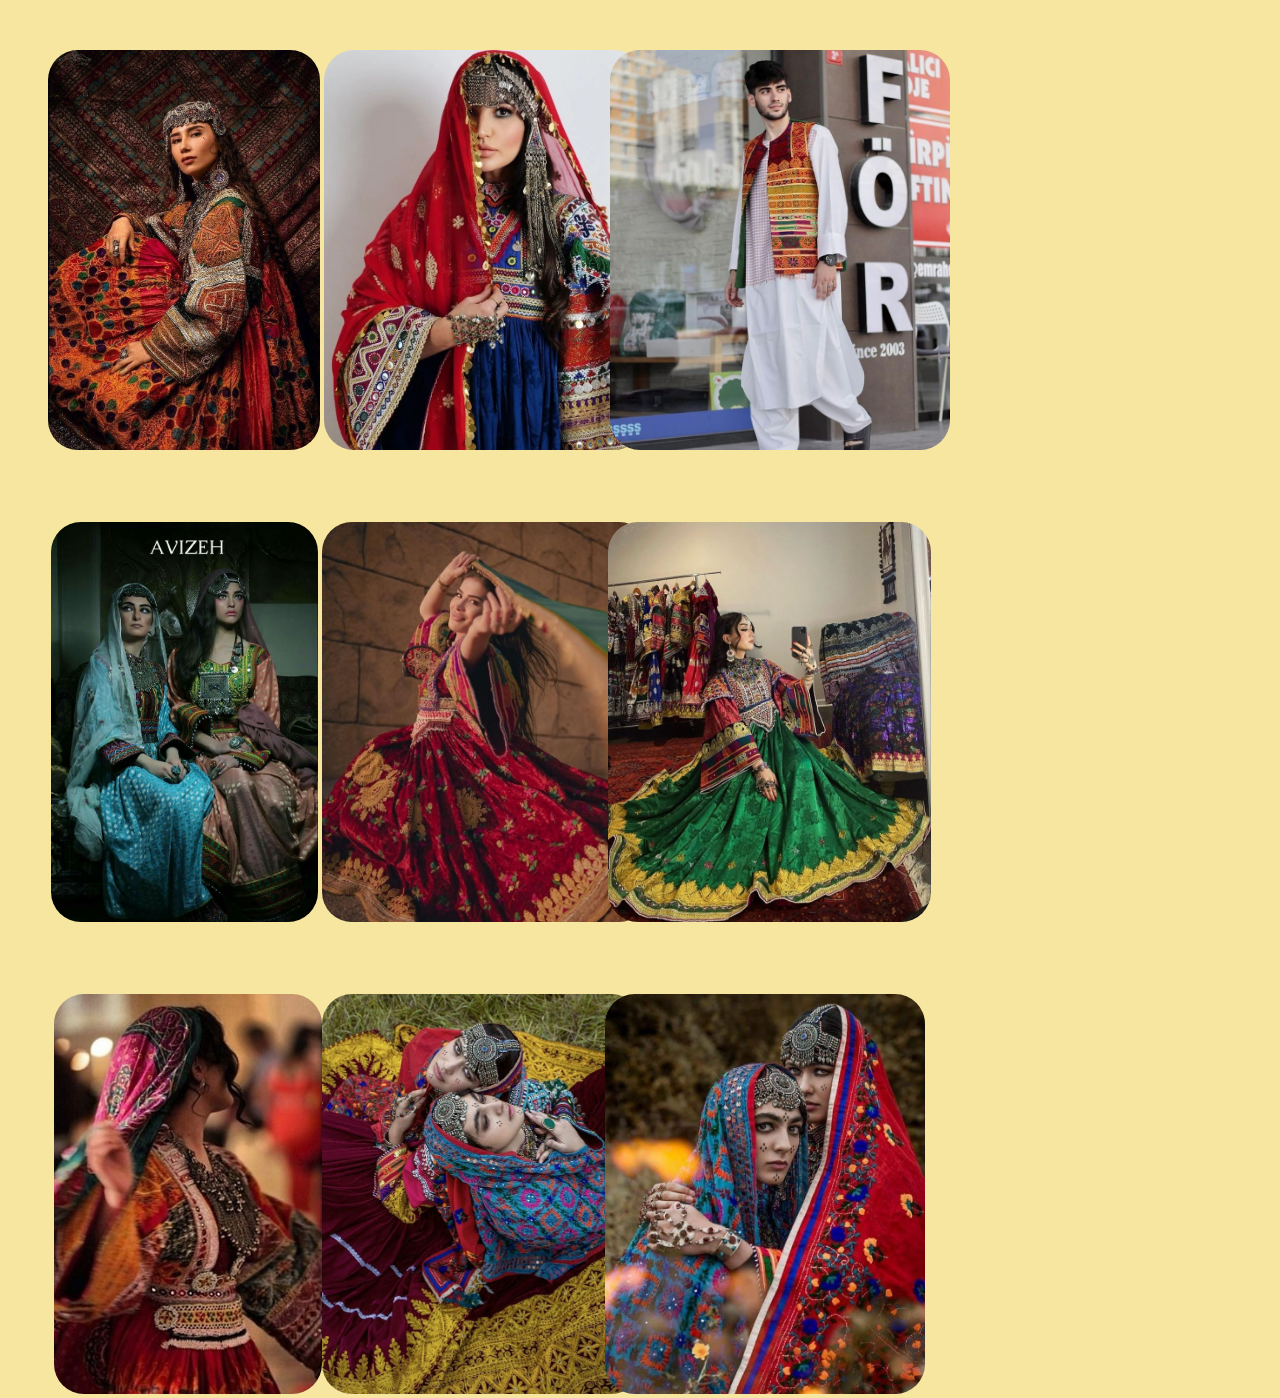
<file: index1.html>
<!DOCTYPE html>
<html lang="en">
<head>
    <meta charset="UTF-8">
    <meta name="viewport" content="width=device-width, initial-scale=1.0">
    <title>Document</title>
    <link rel="stylesheet" href="css12.css">
</head>
<body class="m2">
    <div class="m1">
        <img style="border-radius: 30px;" src="pic/1.jpg"  width="350px" height="400px">
    </div>

    <div class="m1">
        <img style="border-radius: 30px;" src="pic/2.jpg"  width="350px" height="400px">
    </div>
    <div class="m1">
        <img style="border-radius: 30px;" src="pic/30.jpg"  width="350px" height="400px">
    </div><br><br>
    <div class="m1">
        <img style="border-radius: 30px;" src="pic/4.jpg"  width="350px" height="400px">
    </div>
    <div class="m1">
        <img style="border-radius: 30px;" src="pic/5.jpg"  width="350px" height="400px">
    </div>
    <div class="m1">
        <img style="border-radius: 30px;" src="pic/6.jpg"  width="350px" height="400px">
    </div><br><br>
    <div class="m1">
        <img style="border-radius: 30px;" src="pic/7.jpg"  width="350px" height="400px">
    </div><div class="m1">
        <img style="border-radius: 30px;" src="pic/8.jpg"  width="350px" height="400px">
    </div><div class="m1">
        <img style="border-radius: 30px;" src="pic/9.jpg"  width="350px" height="400px">
    </div>
</body>
</html>
</file>
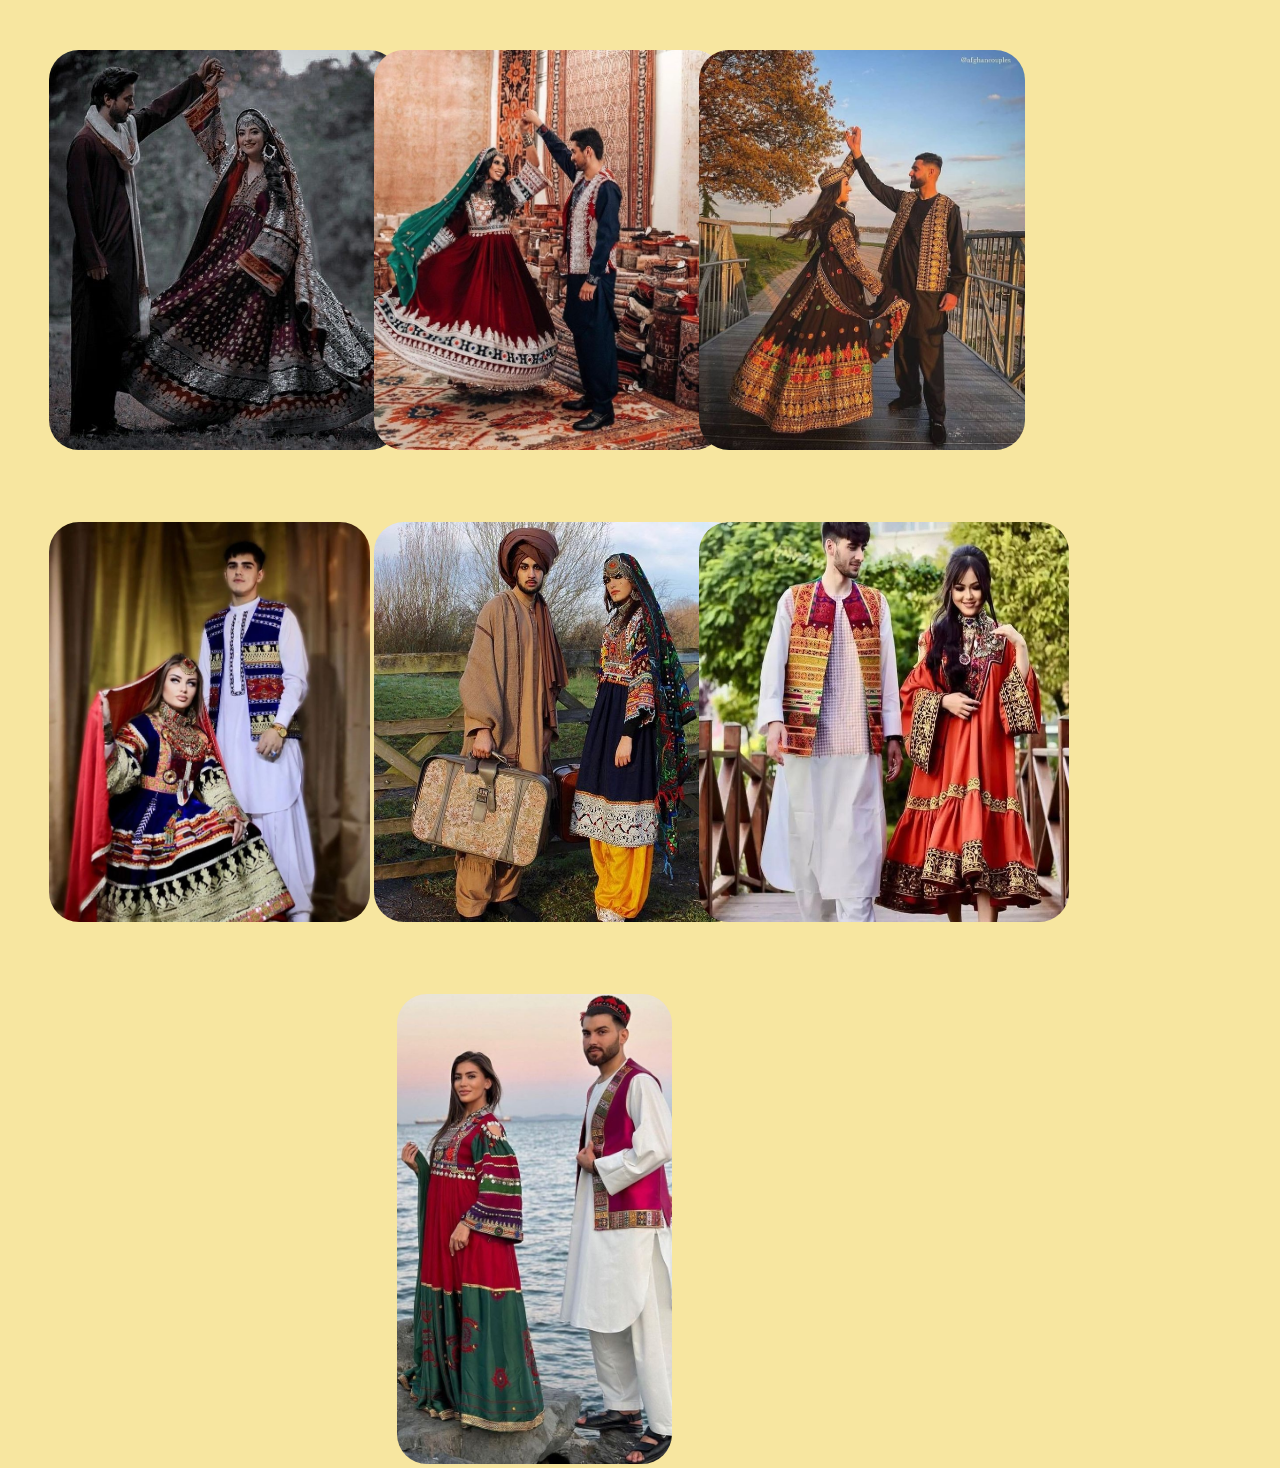
<file: index2.html>
<!DOCTYPE html>
<html lang="en">
<head>
    <meta charset="UTF-8">
    <meta name="viewport" content="width=device-width, initial-scale=1.0">
    <title>Document</title>
    <link rel="stylesheet" href="css12.css">
</head>
<body class="c2">
    <div class="c1">
        <img style="border-radius: 30px;" src="pic/11.jpg"  width="350px" height="400px">
    </div>
    <div class="c1">
        <img style="border-radius: 30px;" src="pic/12 (2).jpg"  width="350px" height="400px">
    </div>
    <div class="c1">
        <img style="border-radius: 30px;" src="pic/13.jpg"  width="350px" height="400px">
    </div><br><br>
    <div class="c1">
        <img style="border-radius: 30px;" src="pic/14.jpg"  width="350px" height="400px">
    </div>
    <div class="c1">
        <img style="border-radius: 30px;" src="pic/16.jpg"  width="370px" height="400px">
    </div>
    <div class="c1">
        <img style="border-radius: 30px;" src="pic/17.jpg"  width="370px" height="400px">
    </div><br><br>
    <div class="c1">
        <img style="border-radius: 30px;" src="pic/18.jpg"  width="350px" height="470px">
    </div>
    
</body>
</html>
</file>
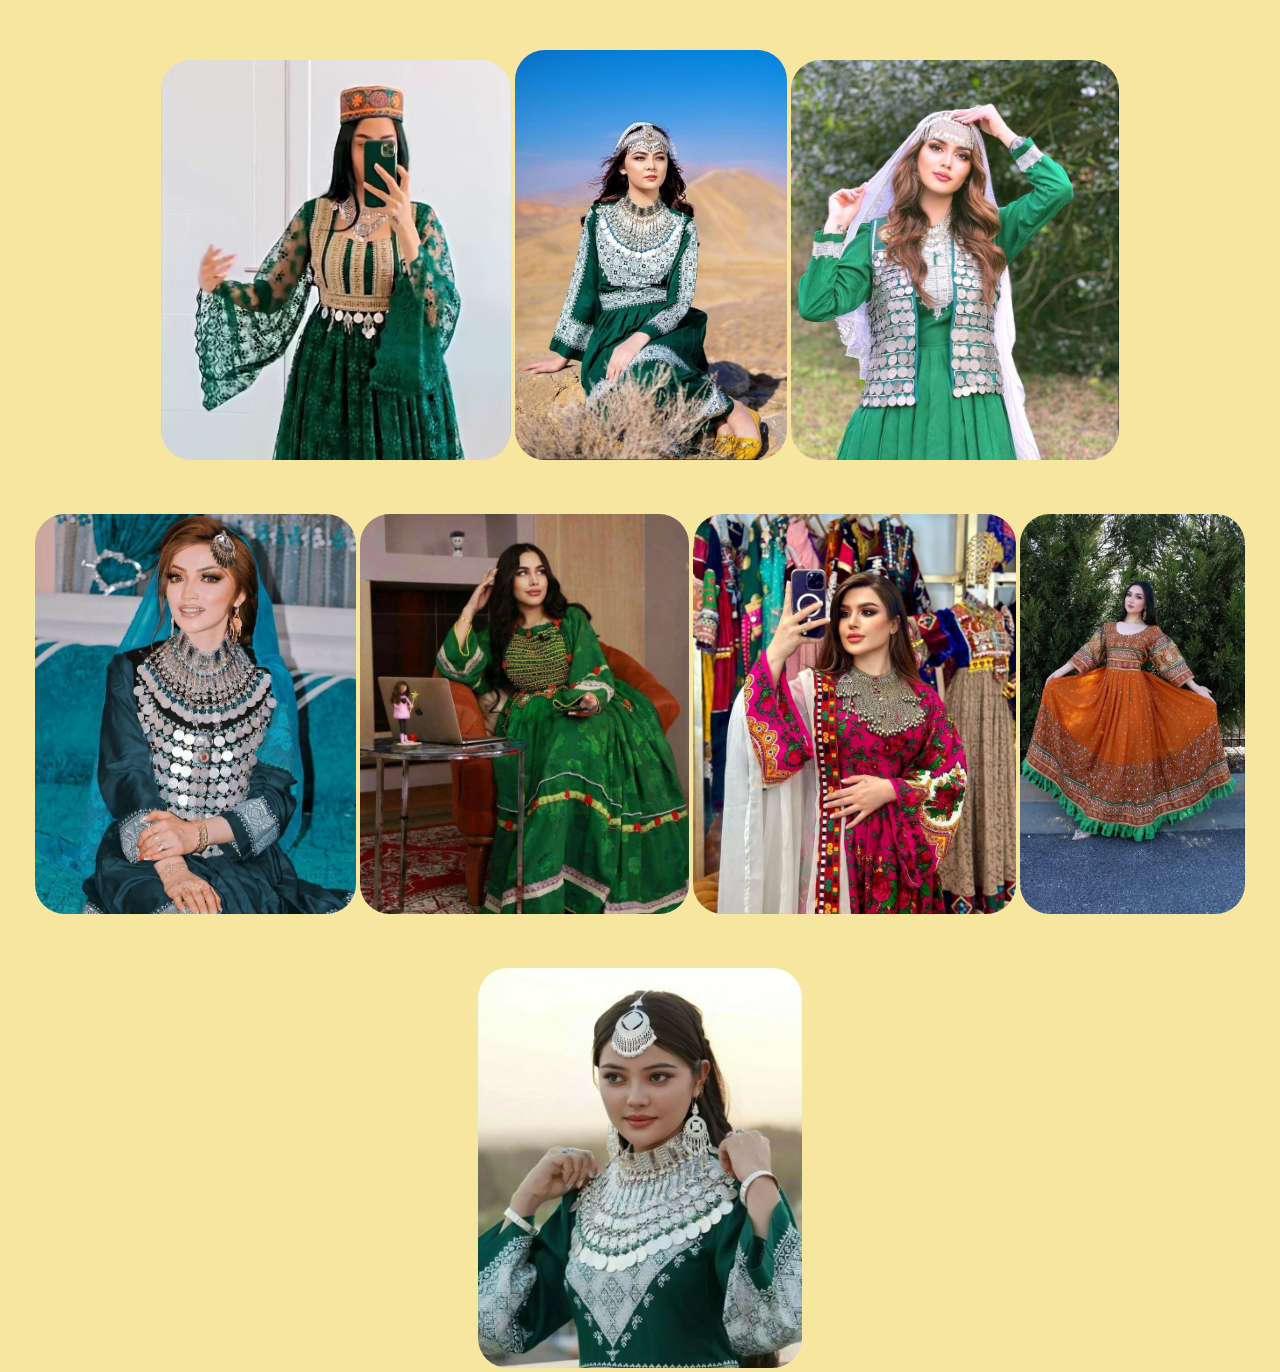
<file: index3 .html>
<!DOCTYPE html>
<html lang="en">
<head>
    <meta charset="UTF-8">
    <meta name="viewport" content="width=device-width, initial-scale=1.0">
    <title>Document</title>
    <link rel="stylesheet" href="css12.css">
</head>
<body class="c2">
    <div class="c1">
        <img style="border-radius: 30px;" src="pic/19.jpg"  width="350px" height="400px">
    </div>
    <div class="c1">
        <img style="border-radius: 30px;" src="pic/20.jpg"  width="320px" height="410px">
    </div>
    <div class="c1">
        <img style="border-radius: 30px;" src="pic/21.jpg"  width="350px" height="400px">
    </div>
    <div class="c1">
        <img style="border-radius: 30px;" src="pic/22.jpg"  width="350px" height="400px">
    </div>
    <div class="c1">
        <img style="border-radius: 30px;" src="pic/23.jpg"  width="350px" height="400px">
    </div>
    <div class="c1">
        <img style="border-radius: 30px;" src="pic/24.jpg"  width="350px" height="400px">
    </div>
    <div class="c1">
        <img style="border-radius: 30px;" src="pic/25.jpg"  width="310px" height="400px">
    </div>
    <div class="c1">
        <img style="border-radius: 30px;" src="pic/27.jpg"  width="350px" height="400px">
    </div>
    
    
</body>
</html>
</file>
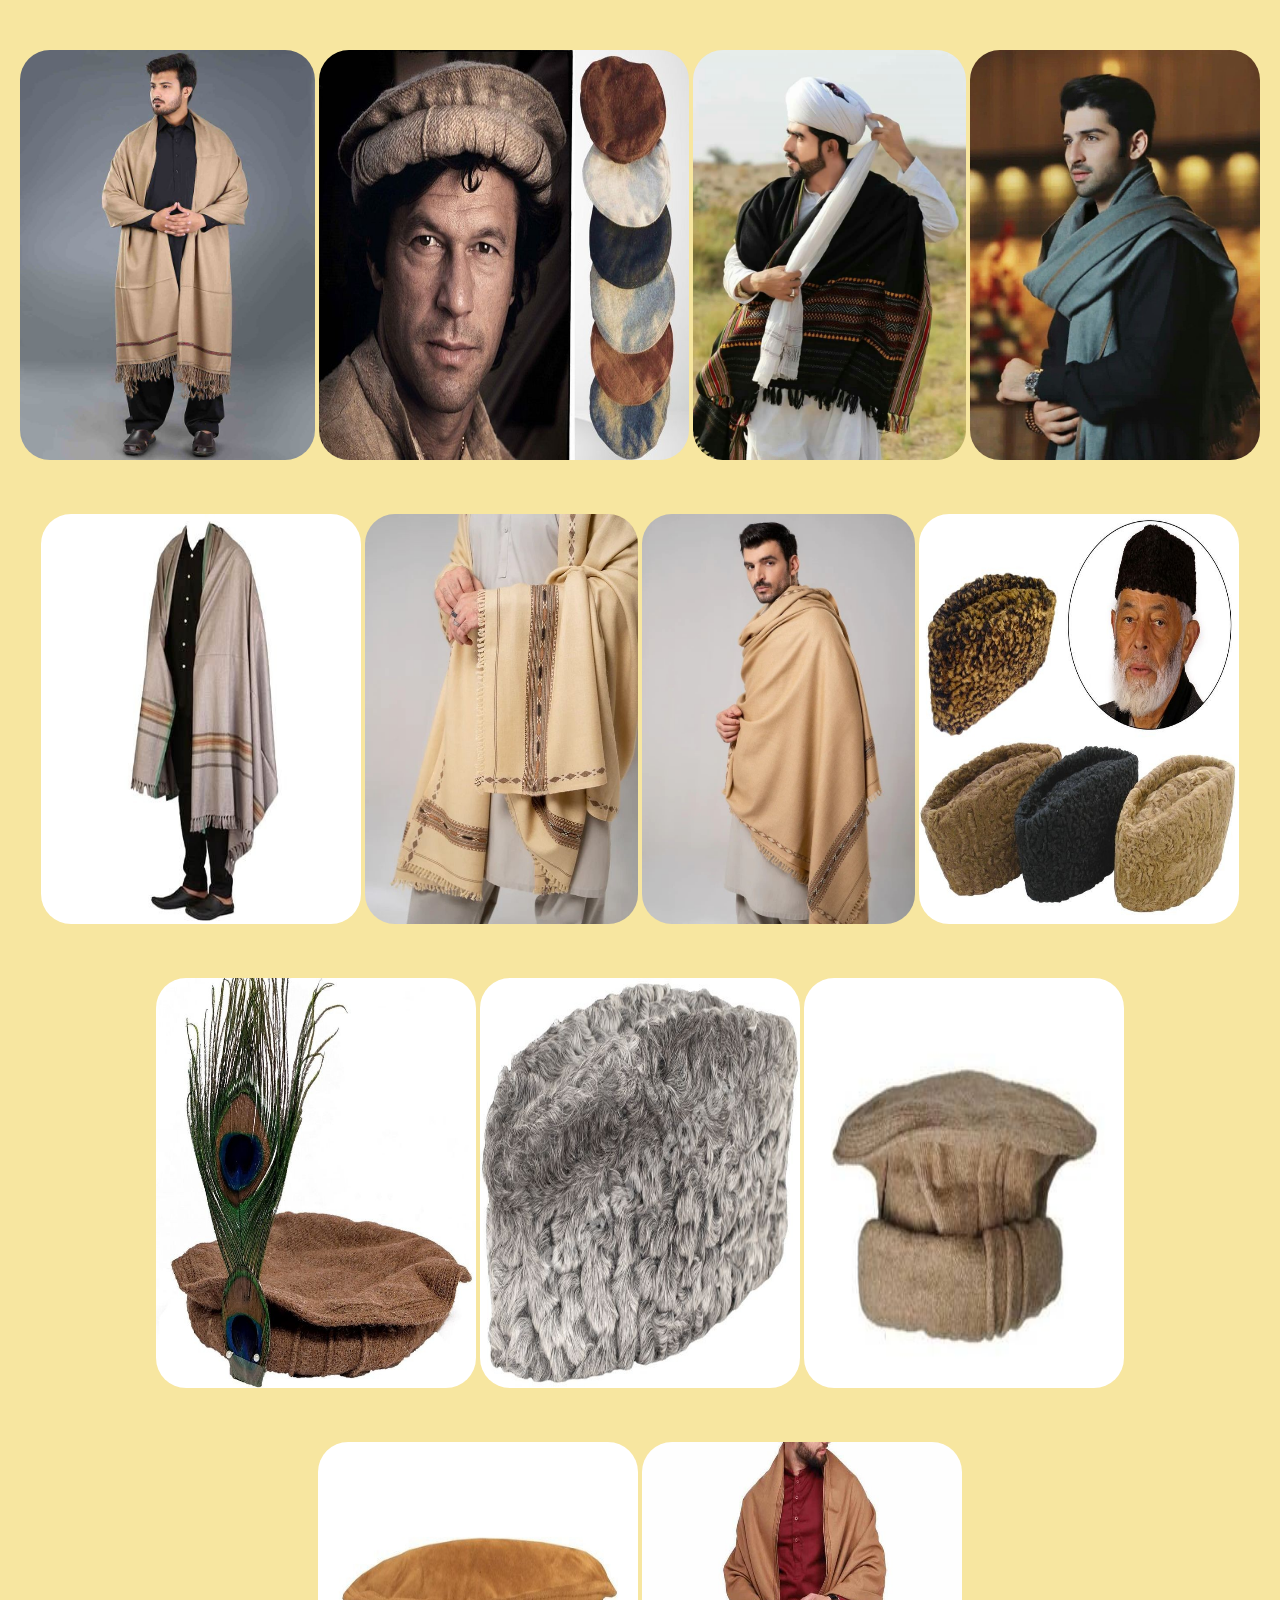
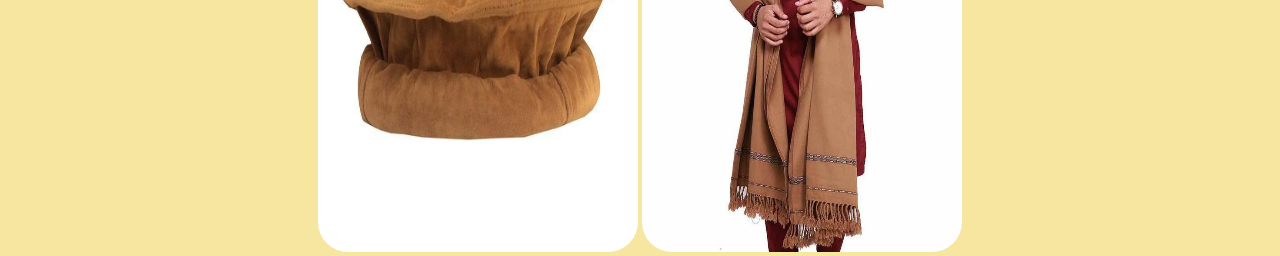
<file: index4.html>
<!DOCTYPE html>
<html lang="en">
<head>
    <meta charset="UTF-8">
    <meta name="viewport" content="width=device-width, initial-scale=1.0">
    <title>Document</title>
</head>
<link rel="stylesheet" href="css12.css">
<body class="c2">
    <div class="c1">
        <img style="border-radius: 30px;" src="pic/36.jpg"  width="320px" height="410px">
    </div>
    <div class="c1">
        <img style="border-radius: 30px;" src="pic/35.jpg"  width="370px" height="410px">
    </div>
    <div class="c1">
        <img style="border-radius: 30px;" src="pic/32.jpg"  width="320px" height="410px">
    </div>
    <div class="c1">
        <img style="border-radius: 30px;" src="pic/37.jpg"  width="320px" height="410px">
    </div>
    <div class="c1">
        <img style="border-radius: 30px;" src="pic/41.jpg"  width="320px" height="410px">
    </div>
    <div class="c1">
        <img style="border-radius: 30px;" src="pic/42.jpg"  width="320px" height="410px">
    </div>
    <div class="c1">
        <img style="border-radius: 30px;" src="pic/45.jpg"  width="320px" height="410px">
    </div>
    <div class="c1">
        <img style="border-radius: 30px;" src="pic/60.jpg"  width="320px" height="410px">
    </div>
    <div class="c1">
        <img style="border-radius: 30px;" src="pic/61.jpg"  width="320px" height="410px">
    </div>
    <div class="c1">
        <img style="border-radius: 30px;" src="pic/62.jpg"  width="320px" height="410px">
    </div>
    <div class="c1">
        <img style="border-radius: 30px;" src="pic/63.jpg"  width="320px" height="410px">
    </div>
    <div class="c1">
        <img style="border-radius: 30px;" src="pic/64.jpg"  width="320px" height="410px">
    </div>
    <div class="c1">
        <img style="border-radius: 30px;" src="pic/65.jpg"  width="320px" height="410px">
    </div>
</body>
</html>
</file>
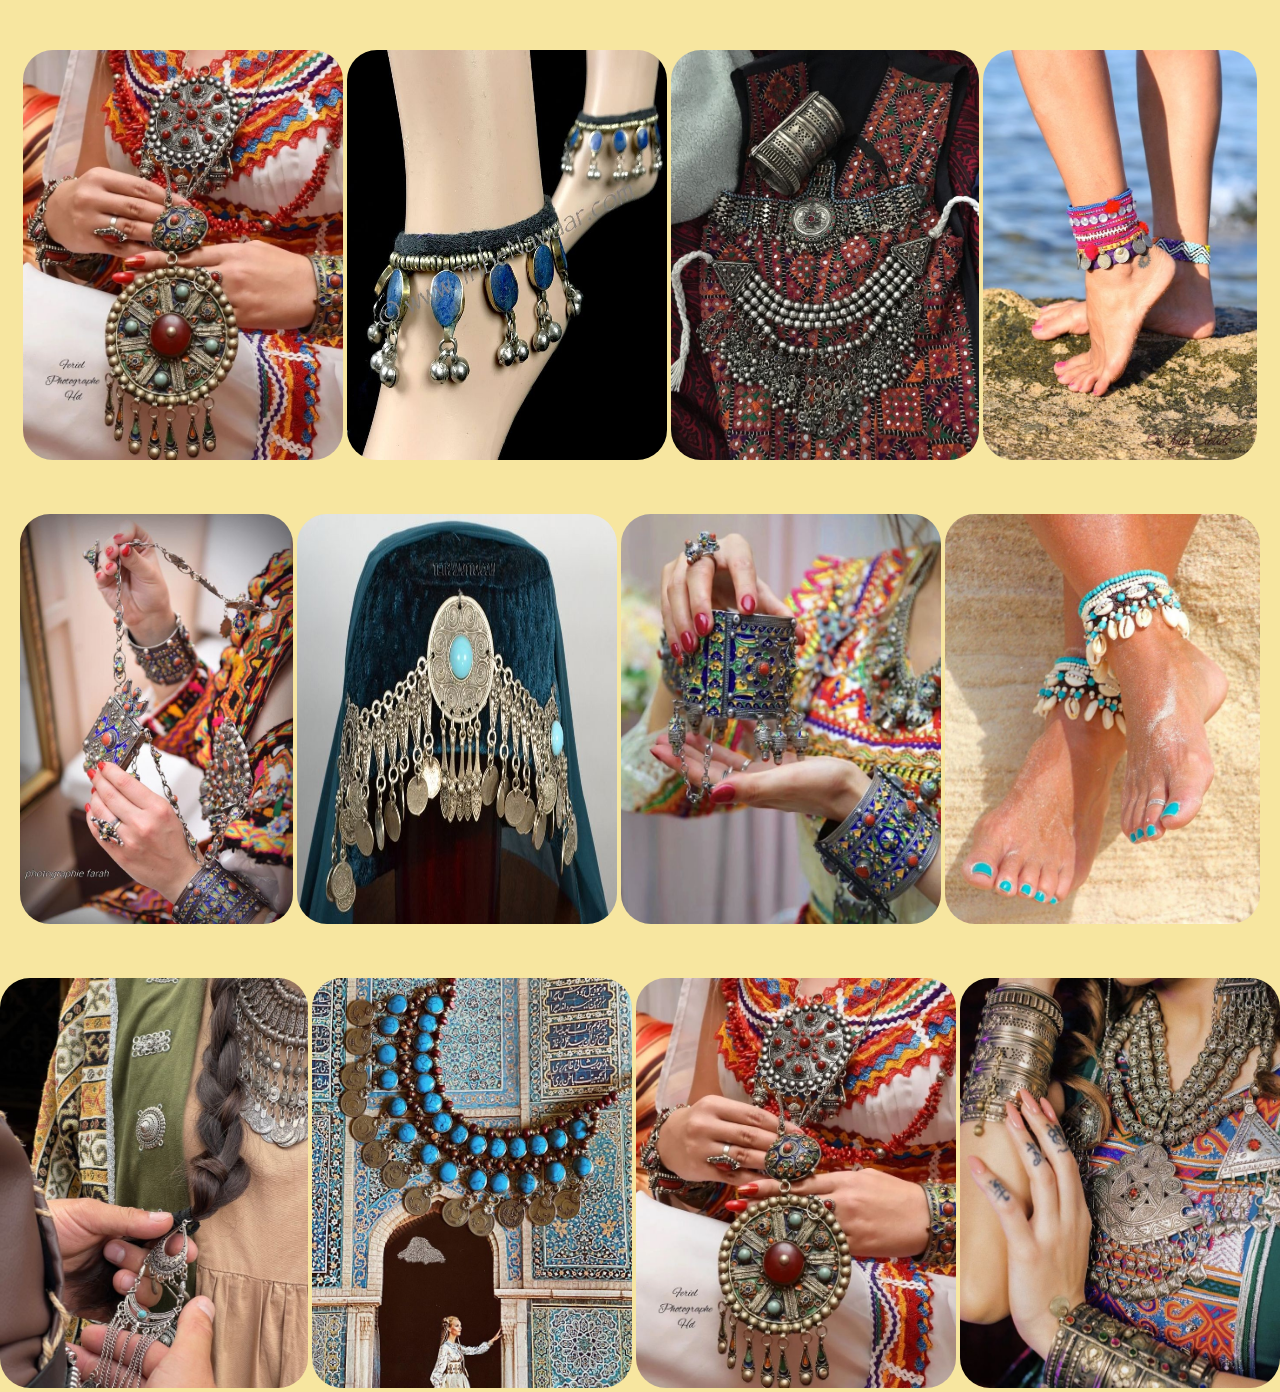
<file: index5.html>
<!DOCTYPE html>
<html lang="en">
<head>
    <meta charset="UTF-8">
    <meta name="viewport" content="width=device-width, initial-scale=1.0">
    <title>Document</title>
    <link rel="stylesheet" href="css12.css">
</head>
<body class="c2">
<div class="c1">
    <img style="border-radius: 30px;" src="pic/80.jpg"  width="320px" height="410px">
</div>
</div>
<div class="c1">
    <img style="border-radius: 30px;" src="pic/71.jpg"  width="320px" height="410px">
</div>
</div>
<div class="c1">
    <img style="border-radius: 30px;" src="pic/72.jpg"  width="320px" height="410px">
</div>
</div>
<div class="c1">
    <img style="border-radius: 30px;" src="pic/73.jpg"  width="320px" height="410px">
</div>
</div>
<div class="c1">
    <img style="border-radius: 30px;" src="pic/74.jpg"  width="320px" height="410px">
</div>
</div>
<div class="c1">
    <img style="border-radius: 30px;" src="pic/75.jpg"  width="320px" height="410px">
</div>
</div>
<div class="c1">
    <img style="border-radius: 30px;" src="pic/76.jpg"  width="320px" height="410px">
</div>
</div>
<div class="c1">
    <img style="border-radius: 30px;" src="pic/77.jpg"  width="320px" height="410px">
</div>
</div>
<div class="c1">
    <img style="border-radius: 30px;" src="pic/78.jpg"  width="320px" height="410px">
</div>
</div>
<div class="c1">
    <img style="border-radius: 30px;" src="pic/79.jpg"  width="320px" height="410px">
</div>
</div>
<div class="c1">
    <img style="border-radius: 30px;" src="pic/80.jpg"  width="320px" height="410px">
</div>
</div>
<div class="c1">
    <img style="border-radius: 30px;" src="pic/81.jpg"  width="320px" height="410px">
</div>
</body>
</html>
</file>
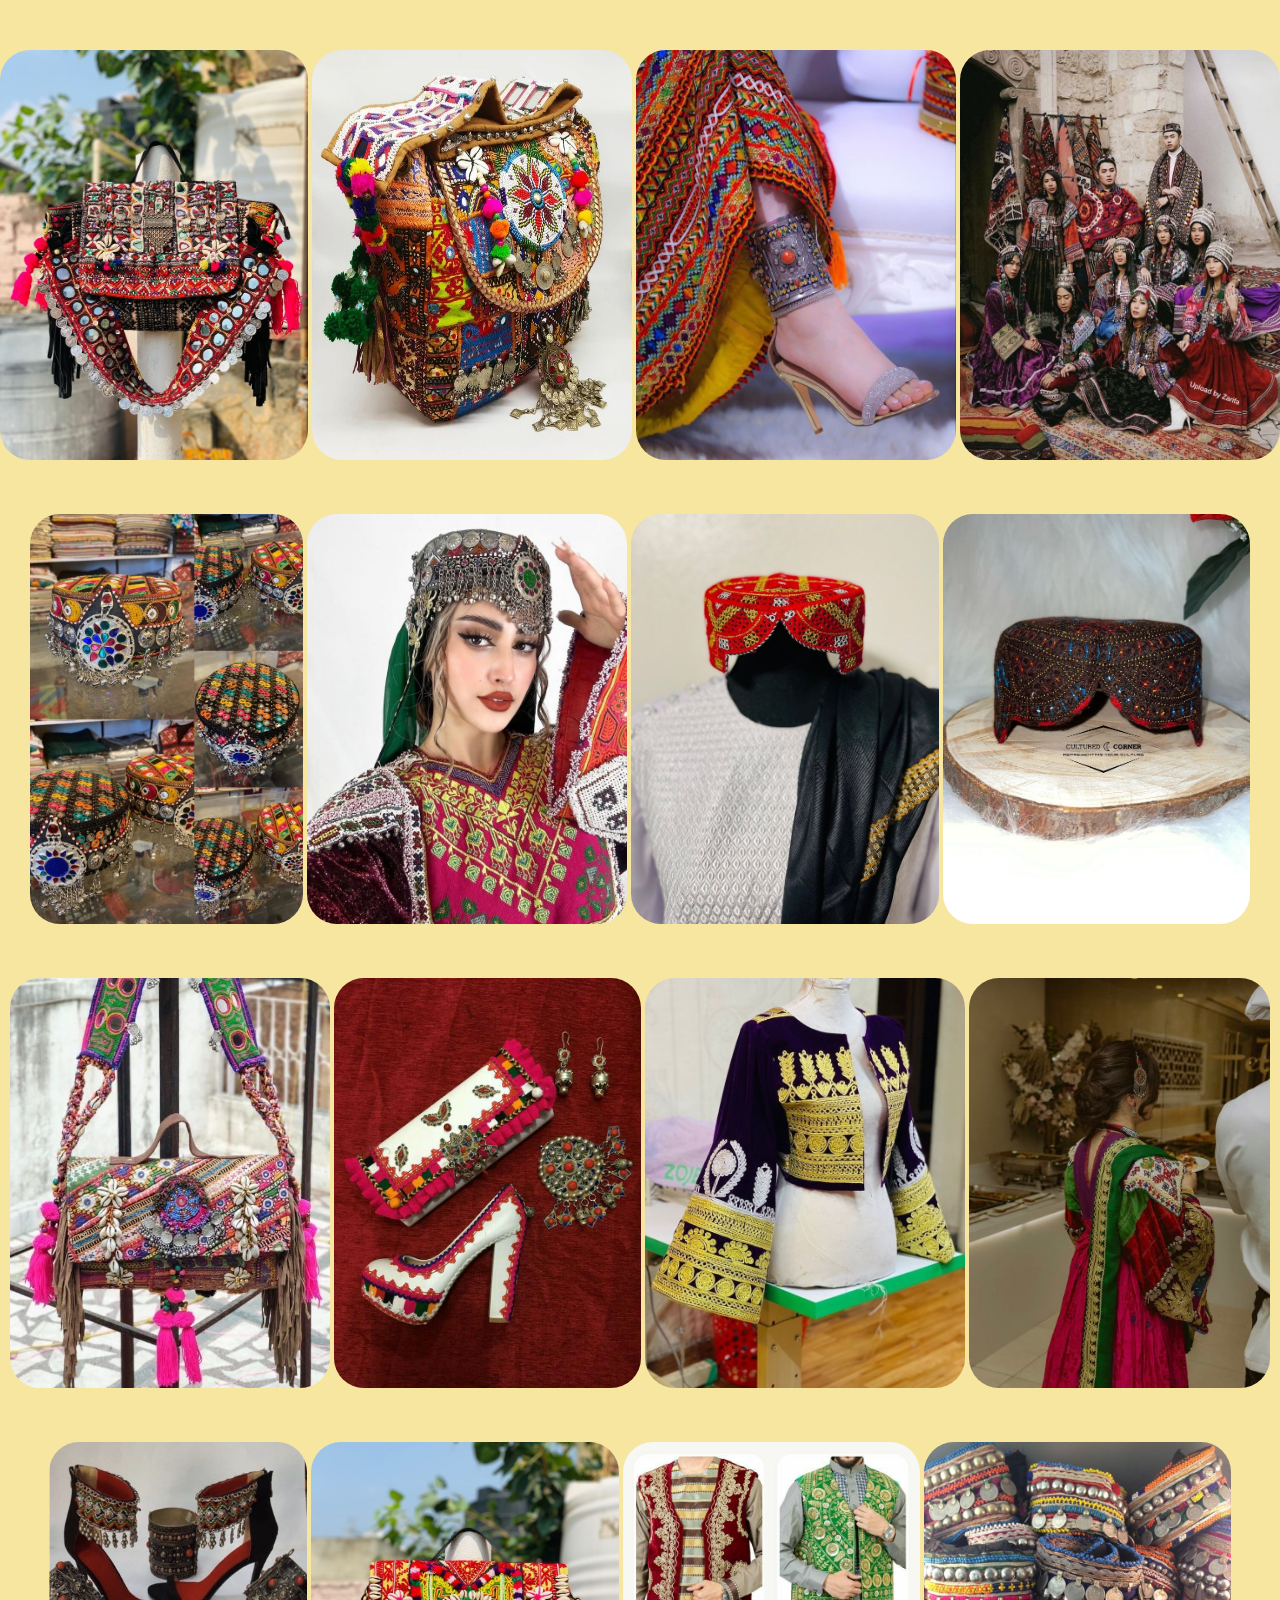
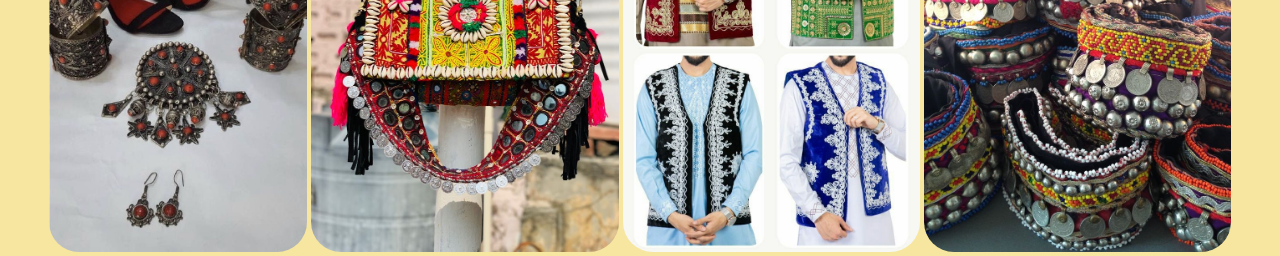
<file: index6.html>
<!DOCTYPE html>
<html lang="en">
<head>
    <meta charset="UTF-8">
    <meta name="viewport" content="width=device-width, initial-scale=1.0">
    <title>Document</title>
    <link rel="stylesheet" href="css12.css">

</head>
<body class="c2">
    <div class="c1">
        <img style="border-radius: 30px;" src="pic/012e09e084940b1d384df6d1750a1427.jpg"  width="320px" height="410px">
    </div>
    <div class="c1">
        <img style="border-radius: 30px;" src="pic/1c9aab803866ed5248774113dbc3cba0.jpg"  width="320px" height="410px">
    </div>
    <div class="c1">
        <img style="border-radius: 30px;" src="pic/23895dd9f7690c0850d096caf5f19f5d.jpg"  width="320px" height="410px">
    </div>
    <div class="c1">
        <img style="border-radius: 30px;" src="pic/33c13b7d07febff7a57fb8cc41451265.jpg"  width="320px" height="410px">
    </div>
    <div class="c1">
        <img style="border-radius: 30px;" src="pic/34158965e272c98d03da5c4e0bf9eda5.jpg"  width="320px" height="410px">
    </div>
    <div class="c1">
        <img style="border-radius: 30px;" src="pic/354bfe81f996d34fc3c91528b1a77493.jpg"  width="320px" height="410px">
    </div>
    <div class="c1">
        <img style="border-radius: 30px;" src="pic/52ce9056cf7803461c0e688c4869ccc9.jpg"  width="320px" height="410px">
    </div>
    <div class="c1">
        <img style="border-radius: 30px;" src="pic/603fc1f63685a0ee37275979f4620bea.jpg"  width="320px" height="410px">
    </div>
    <div class="c1">
        <img style="border-radius: 30px;" src="pic/7e58faeb32f2dc0d05f52766843b543a.jpg"  width="320px" height="410px">
    </div>
    <div class="c1">
        <img style="border-radius: 30px;" src="pic/efb9373ba4dce6cd1e50c2ff41b75b4e.jpg"  width="320px" height="410px">
    </div>
    <div class="c1">
        <img style="border-radius: 30px;" src="pic/eb4509eeb4949f40221f3d46d951e6ae.jpg"  width="320px" height="410px">
    </div>
    <div class="c1">
        <img style="border-radius: 30px;" src="pic/c5585f689aeed9ee7886a14b4faca716.jpg"  width="320px" height="410px">
    </div>
    <div class="c1">
        <img style="border-radius: 30px;" src="pic/b4573317461ff17e2628aa7272fd0ff0.jpg"  width="320px" height="410px">
    </div>
    <div class="c1">
        <img style="border-radius: 30px;" src="pic/9565cf37ea5072903ffd0f3439404604.jpg"  width="320px" height="410px">
    </div>
    <div class="c1">
        <img style="border-radius: 30px;" src="pic/98ca76e65bb1ae714107b8295392753e.jpg"  width="320px" height="410px">
    </div>
    <div class="c1">
        <img style="border-radius: 30px;" src="pic/a646fb13aed576940f6263b4b0154c8e.jpg"  width="320px" height="410px">
    </div>
    

</body>
</html>
</file>
<file: css12.css>
*{
    margin: 0px;
    padding: 0px;
    box-sizing: border-box;
    text-align: center;
    max-width: fit-content;
  }
.part1{
    text-align: center;
    background-image: url(pic/new.jpg);
    background-size: cover;
    font-size: 25px;
    padding: 50px;
    border-top-right-radius: 30px;
    border-top-left-radius:30px ;
    width: 100%;
    margin:auto;
    margin-top: 40px;
    font-family: Wedgie;
    color: rgb(241, 223, 223);
    height: 700px;

}
h1{
   margin-top: 300px;
}
.part2{
    width: 25%;
    margin-top: 180px;
    position: relative;
    display: inline-block;
    letter-spacing: 4px;
    text-decoration: none;
    overflow: hidden;
    transition: 0.2s;
  margin-left: 30px;
  border-radius: 30px;
  height: 500px;
}
.part2:hover{
    color: #ffffff;
    background: #740707;
    box-shadow: 0 0 10px #740202, 0 0 40px #6d0101, 0 0 10px #800707;
    width: 22%;
    border-radius: 30px;
    border: 2px solid #500101;
    animation: 2s;
}
.a2{
    background: rgba(0, 0, 0, 0.507);
    font-size: 30px;
    border-radius: 30px;
    margin-left: 20px;
    padding: 6px;
   margin-top: 17px;
   text-decoration: none;
    color: wheat;
}

h2{
    text-align: center;
    font-size: 20px;
    font-family: Forte;
}
.sh{
    background-image: url(pic/12.jpg);
    background-size: cover;
    min-height: 100vh;
}



.m2{
    background-color: #f0d3548e;
}
.m1{
    width: 30%;
   border-radius: 30px;
   margin-top: 50px;
   display: inline-block;
}

.c1{
    width: 30%;
    border-radius: 30px;
    margin-top: 50px;
    display: inline-block; 
}
.c2{
    background-color: #f0d3548e;  
}
</file>
